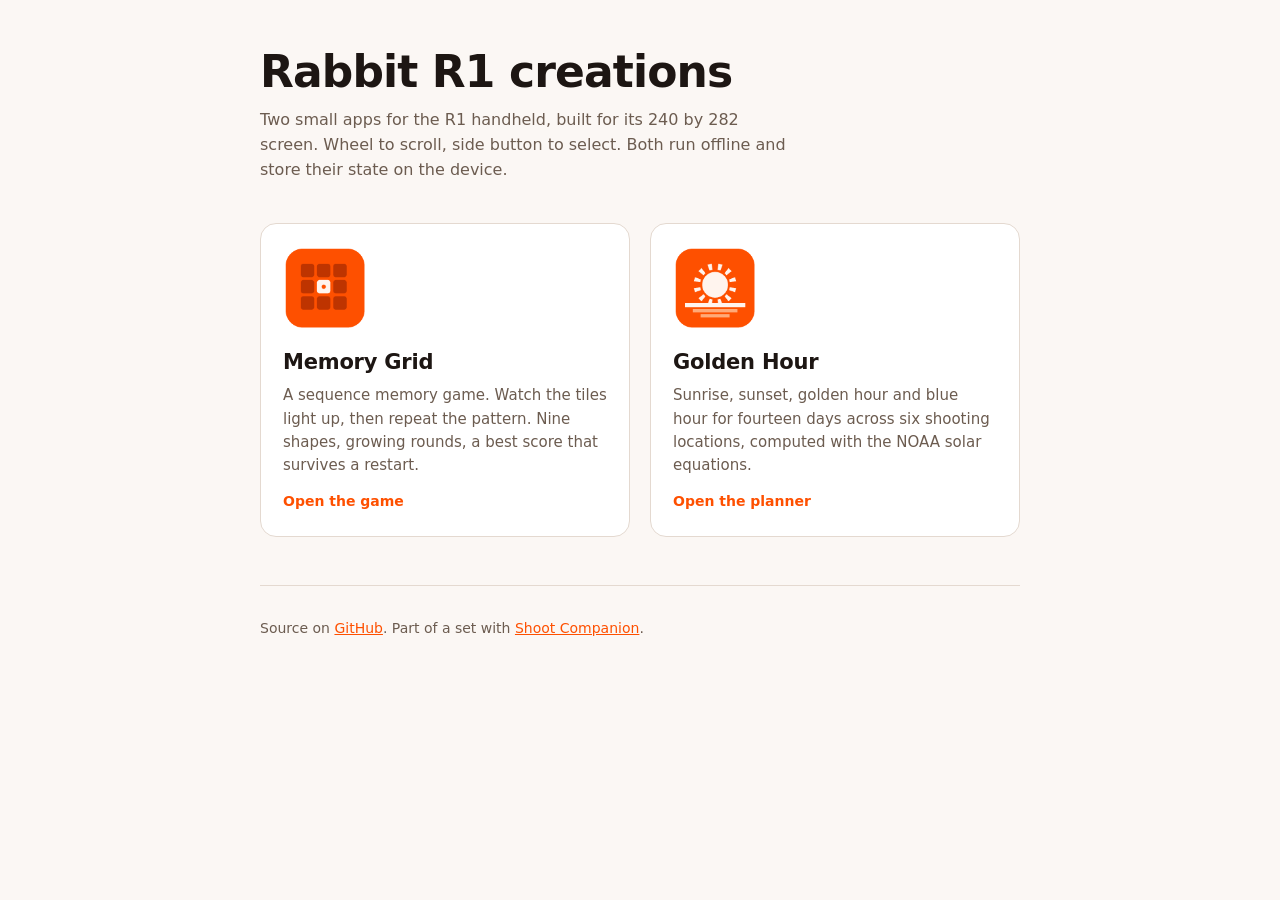
<file: index.html>
<!DOCTYPE html>
<html lang="en">
<head>
<meta charset="utf-8">
<meta name="viewport" content="width=device-width, initial-scale=1">
<title>R1 Creations</title>
<meta name="description" content="Two Rabbit R1 creations: Memory Grid, a sequence memory game, and Golden Hour, a solar photo planner.">
<style>
  :root {
    --bg: #17120f;
    --surface: #241c17;
    --line: #3a2e26;
    --text: #f7efe8;
    --muted: #b7a596;
    --accent: #fe5000;
  }
  @media (prefers-color-scheme: light) {
    :root {
      --bg: #fbf7f4;
      --surface: #ffffff;
      --line: #e4d9d0;
      --text: #1d1613;
      --muted: #6c5c50;
    }
  }
  * { box-sizing: border-box; }
  body {
    margin: 0;
    padding: 48px 24px 72px;
    background: var(--bg);
    color: var(--text);
    font: 16px/1.55 ui-sans-serif, system-ui, -apple-system, "Segoe UI", Roboto, sans-serif;
  }
  main { max-width: 760px; margin: 0 auto; }
  h1 { font-size: clamp(30px, 6vw, 44px); line-height: 1.1; letter-spacing: -0.02em; margin: 0 0 12px; }
  p.lede { color: var(--muted); margin: 0 0 40px; max-width: 52ch; }
  .grid { display: grid; gap: 20px; grid-template-columns: 1fr; }
  @media (min-width: 620px) { .grid { grid-template-columns: 1fr 1fr; } }
  .card {
    display: block;
    background: var(--surface);
    border: 1px solid var(--line);
    border-radius: 16px;
    padding: 22px;
    text-decoration: none;
    color: inherit;
    transition: transform .18s cubic-bezier(.16,1,.3,1), border-color .18s;
  }
  .card:hover { transform: translateY(-3px); border-color: var(--accent); }
  .card:active { transform: translateY(-1px); }
  .card img { width: 84px; height: 84px; border-radius: 20px; display: block; margin-bottom: 16px; }
  .card h2 { font-size: 21px; letter-spacing: -0.01em; margin: 0 0 6px; }
  .card p { color: var(--muted); margin: 0; font-size: 15px; }
  .card .go { color: var(--accent); font-weight: 600; font-size: 14px; margin-top: 14px; display: inline-block; }
  footer { margin-top: 48px; color: var(--muted); font-size: 14px; border-top: 1px solid var(--line); padding-top: 18px; }
  footer a { color: var(--accent); }
</style>
</head>
<body>
<main>
  <h1>Rabbit R1 creations</h1>
  <p class="lede">Two small apps for the R1 handheld, built for its 240 by 282 screen. Wheel to scroll, side button to select. Both run offline and store their state on the device.</p>

  <div class="grid">
    <a class="card" href="./memory-grid/">
      <img src="./memory-grid/icon.png" alt="Memory Grid icon: a 3 by 3 grid of tiles with the center tile lit" width="84" height="84">
      <h2>Memory Grid</h2>
      <p>A sequence memory game. Watch the tiles light up, then repeat the pattern. Nine shapes, growing rounds, a best score that survives a restart.</p>
      <span class="go">Open the game</span>
    </a>
    <a class="card" href="./golden-hour/">
      <img src="./golden-hour/icon.png" alt="Golden Hour icon: a sun with rays above a horizon line" width="84" height="84">
      <h2>Golden Hour</h2>
      <p>Sunrise, sunset, golden hour and blue hour for fourteen days across six shooting locations, computed with the NOAA solar equations.</p>
      <span class="go">Open the planner</span>
    </a>
  </div>

  <footer>
    <p>Source on <a href="https://github.com/Billthorpe522/r1-creations">GitHub</a>. Part of a set with <a href="https://billthorpe522.github.io/r1-shoot-companion/">Shoot Companion</a>.</p>
  </footer>
</main>
</body>
</html>
</file>
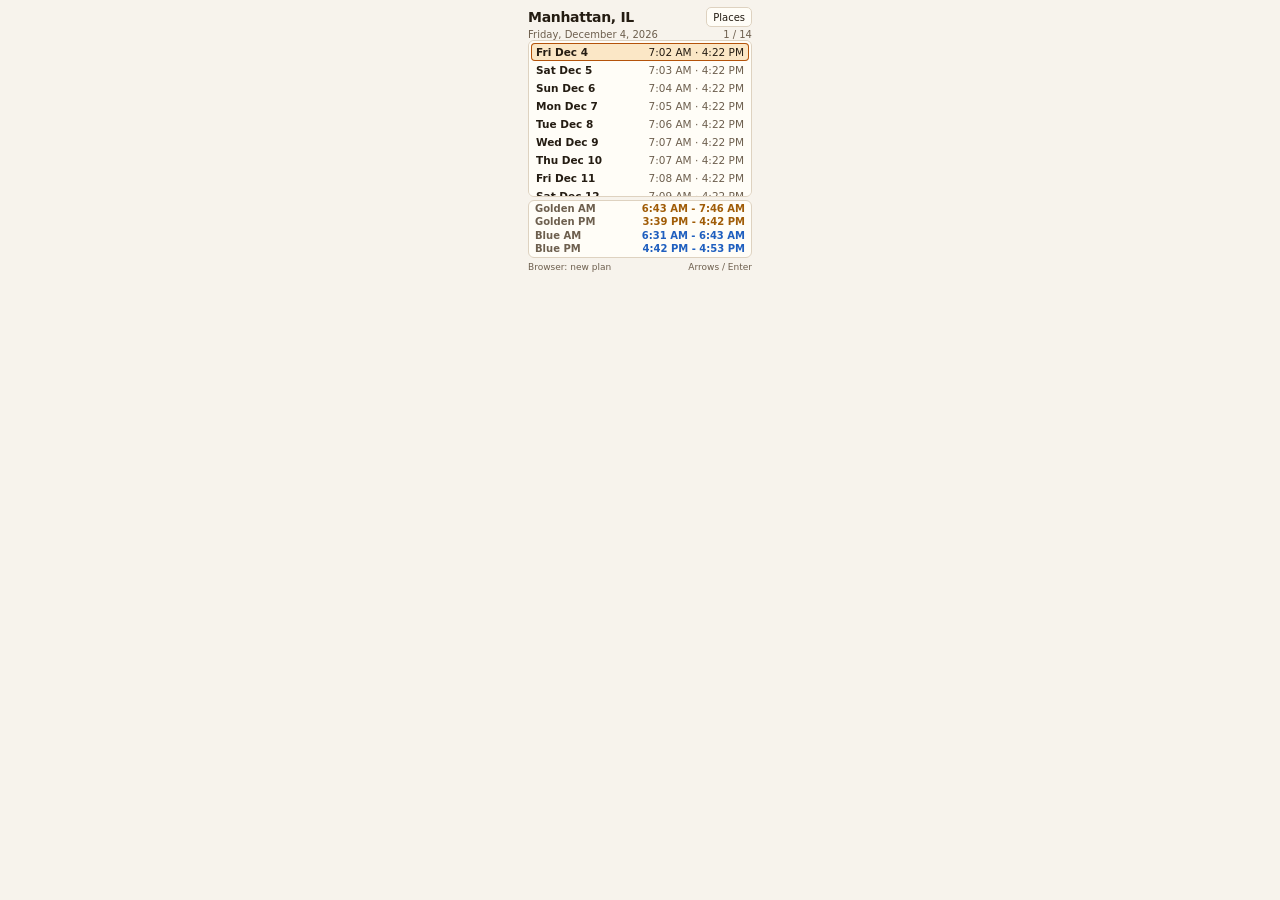
<file: golden-hour/index.html>
<!doctype html>
<html lang="en"><head><meta charset="utf-8"><meta name="viewport" content="width=device-width,initial-scale=1"><meta name="color-scheme" content="light dark"><title>Golden Hour</title><link rel="stylesheet" href="style.css"><script src="core.js" defer></script><script src="app.js" defer></script></head>
<body><main id="app" aria-busy="true">
<header><div class="head-top"><h1 id="place-name">Manhattan, IL</h1><button id="places-open" aria-label="Choose location">Places</button></div><div class="head-bottom"><span id="selected-date">Loading</span><span id="day-position">1 / 14</span></div></header>
<div id="day-list" role="listbox" aria-label="Days" tabindex="0" aria-activedescendant="day-0"></div>
<div id="detail" aria-label="Golden and blue hour" aria-live="polite">
<div class="detail-row golden"><span class="k">Golden AM</span><span class="v" id="golden-am">--</span></div>
<div class="detail-row golden"><span class="k">Golden PM</span><span class="v" id="golden-pm">--</span></div>
<div class="detail-row blue"><span class="k">Blue AM</span><span class="v" id="blue-am">--</span></div>
<div class="detail-row blue"><span class="k">Blue PM</span><span class="v" id="blue-pm">--</span></div>
</div>
<footer><span id="save-state" role="status">Loading...</span><button id="retry-save" hidden>Save again</button><span id="input-hint">Wheel / click</span></footer>
<section id="places" role="dialog" aria-modal="true" aria-labelledby="places-title" hidden><div class="overlay-header"><h2 id="places-title">Choose a location</h2><button id="places-close">Cancel</button></div><div id="place-list" role="listbox" aria-label="Locations" tabindex="0" aria-activedescendant="place-manhattan-il"></div><p class="hint">Wheel moves. Side click or Enter chooses. Esc cancels.</p><p id="places-hint" class="hint warn" role="status"></p><div class="menu-row"><button id="places-save">Save again</button><button id="exit">Exit</button></div></section>
<section id="day-card" role="dialog" aria-modal="true" aria-labelledby="card-title" hidden><div class="overlay-header"><h2 id="card-title">Day</h2><button id="card-close">Close</button></div><p id="card-place" class="card-place">Manhattan, IL</p><dl class="card-list"><div class="card-row"><dt>Sunrise</dt><dd id="card-sunrise">--</dd></div><div class="card-row"><dt>Golden hour AM</dt><dd id="card-golden-am">--</dd></div><div class="card-row"><dt>Solar noon</dt><dd id="card-noon">--</dd></div><div class="card-row"><dt>Golden hour PM</dt><dd id="card-golden-pm">--</dd></div><div class="card-row"><dt>Sunset</dt><dd id="card-sunset">--</dd></div><div class="card-row blue"><dt>Blue hour AM</dt><dd id="card-blue-am">--</dd></div><div class="card-row blue"><dt>Blue hour PM</dt><dd id="card-blue-pm">--</dd></div></dl><p class="card-note">Local time at the location. Golden hour is sun between -4 and +6 degrees, blue hour between -6 and -4.</p></section>
</main></body></html>
</file>
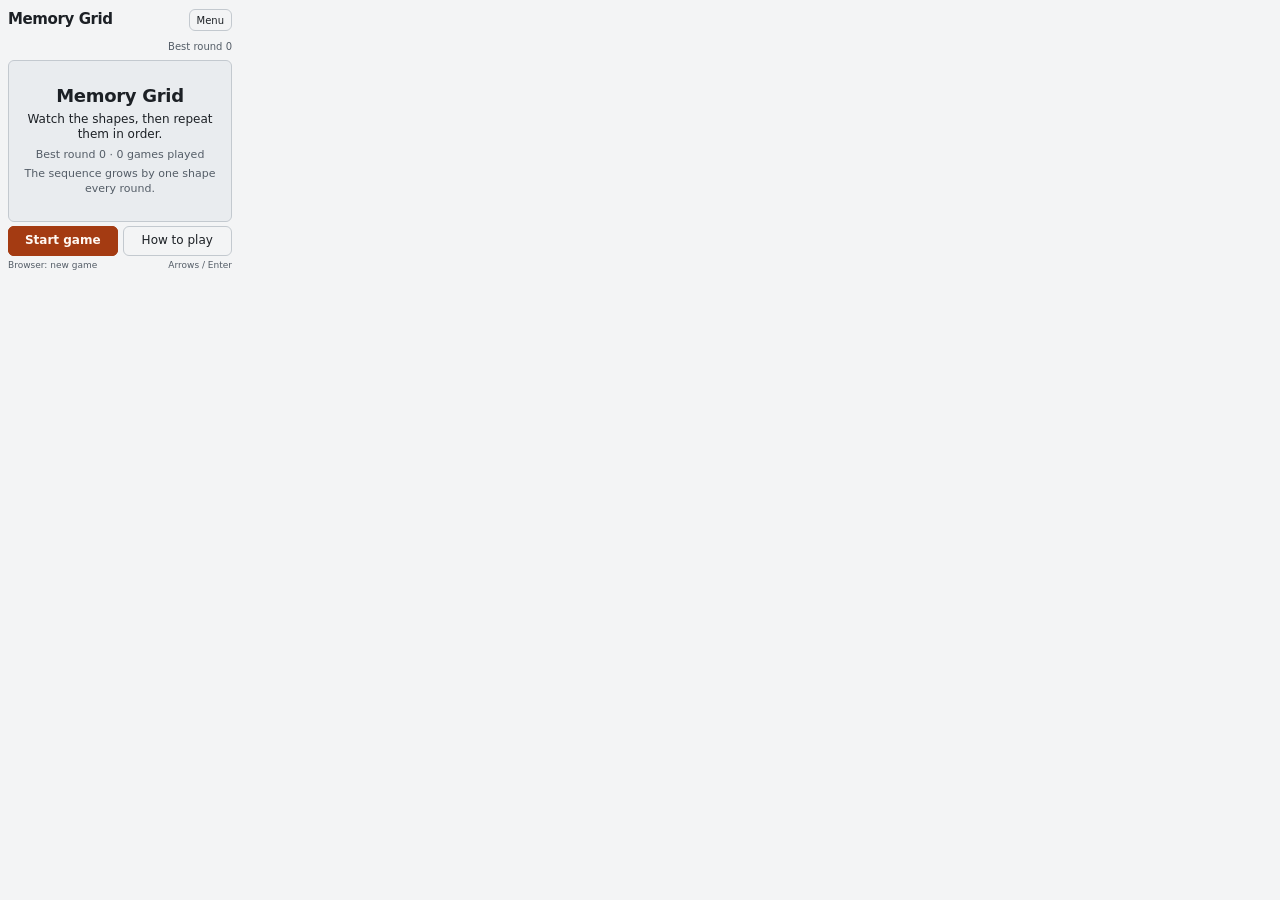
<file: memory-grid/index.html>
<!doctype html>
<html lang="en"><head><meta charset="utf-8"><meta name="viewport" content="width=device-width,initial-scale=1"><meta name="color-scheme" content="light dark"><title>Memory Grid</title><link rel="stylesheet" href="style.css"><script src="core.js" defer></script><script src="app.js" defer></script></head>
<body><main id="app" aria-busy="true" data-phase="title" data-round="1" data-best="0" data-games="0" data-entered="0" data-length="0">
<header><h1>Memory Grid</h1><button id="menu-open" aria-label="Open game menu">Menu</button></header>
<div id="session-line"><span id="round-label">Memory Grid</span><span id="progress">Best 0</span></div>
<div id="stage">
<div id="title-panel"><h2>Memory Grid</h2><p class="lead">Watch the shapes, then repeat them in order.</p><p class="stats" id="title-stats">Best round 0 · 0 games played</p><p class="hint">The sequence grows by one shape every round.</p></div>
<div id="grid" role="listbox" tabindex="0" aria-label="Memory grid of nine shapes" aria-activedescendant="" hidden></div>
</div>
<div id="actions"><button id="start">Start game</button><button id="help-open">How to play</button><button id="replay" hidden>Replay</button><button id="title-btn" hidden>Title</button></div>
<footer><span id="save-state" role="status">Loading...</span><span id="input-hint">Wheel / click</span></footer>
<section id="menu" role="dialog" aria-modal="true" aria-labelledby="menu-title" hidden><div class="overlay-header"><h2 id="menu-title">Menu</h2><button id="menu-close">Back</button></div><p class="menu-note">Your round, best score and puzzle stay on this device.</p><div class="menu-row"><button id="menu-help">How to play</button><button id="retry-save">Save again</button></div><div class="menu-row"><button id="theme">Theme: Auto</button><button id="exit">Exit</button></div><p id="menu-status" role="status">Progress stays on this device.</p></section>
<section id="help" role="dialog" aria-modal="true" aria-labelledby="help-title" hidden><div class="overlay-header"><h2 id="help-title">How to play</h2><button id="help-close">Back</button></div><dl><dt>Wheel</dt><dd>Up or down moves the cursor.</dd><dt>Side click</dt><dd>Picks the shape under the cursor.</dd><dt>Desktop</dt><dd>Arrow keys move. Enter or Space picks.</dd><dt>Rounds</dt><dd>Three shapes first, then one more each round.</dd><dt>Privacy</dt><dd>No network, camera or audio.</dd></dl></section>
<section id="gameover" role="dialog" aria-modal="true" aria-labelledby="gameover-title" hidden><div class="overlay-header"><h2 id="gameover-title">Game over</h2><button id="gameover-close">Back</button></div><dl class="stats-list"><dt>Round reached</dt><dd id="gameover-round">1</dd><dt>Best round</dt><dd id="gameover-best">0</dd><dt>Games played</dt><dd id="gameover-games">0</dd></dl><p class="menu-note">Replay the shapes you missed, or start again.</p><div class="menu-row"><button id="replay-seq">Replay shapes</button><button id="again">Play again</button></div><div class="menu-row"><button id="gameover-title">Title</button></div></section>
<section id="confirm" role="dialog" aria-modal="true" aria-labelledby="confirm-title" hidden><h2 id="confirm-title">Leave this round?</h2><p>This clears the puzzle in progress. Your best round and game count stay.</p><button id="confirm-leave">Leave round</button><button id="confirm-cancel">Keep playing</button></section>
</main></body></html>
</file>
<file: golden-hour/style.css>
:root{color-scheme:light dark;--bg:#f7f3ec;--surface:#fffdf7;--text:#241c12;--muted:#6d5f4e;--line:#ded2c0;--accent:#b4530a;--on-accent:#fff8ef;--gold:#a05c07;--blue:#1f5fbf;--sel:#fbe7c6}
@media(prefers-color-scheme:dark){:root{--bg:#15120e;--surface:#221d16;--text:#f4eee3;--muted:#b4a894;--line:#463b2d;--accent:#f7b954;--on-accent:#2a1c08;--gold:#f7b954;--blue:#82a9f8;--sel:#3a2c15}}
*{box-sizing:border-box}html,body{height:100%;overflow:hidden}body{margin:0;background:var(--bg);color:var(--text);font:11px/1.3 system-ui,-apple-system,sans-serif}button{font:inherit;color:var(--text);background:var(--surface);border:1px solid var(--line);border-radius:5px;min-height:22px;padding:2px 6px;cursor:pointer;white-space:nowrap}button:active{transform:scale(.98)}button:focus-visible,#day-list:focus-visible,#place-list:focus-visible{outline:2px solid var(--accent);outline-offset:-2px}button:disabled{opacity:.4;cursor:default}main{position:relative;width:min(100vw,240px);height:min(100dvh,282px);margin:0 auto;padding:7px 8px;display:grid;grid-template-rows:30px minmax(0,1fr) 58px 14px;gap:3px;overflow:hidden}
header{display:grid;align-content:start;gap:1px}.head-top,.head-bottom,.overlay-header{display:flex;align-items:center;justify-content:space-between;gap:5px}h1{font-size:14px;letter-spacing:-.3px;margin:0;font-weight:700;overflow:hidden;text-overflow:ellipsis;white-space:nowrap}.head-top button{font-size:10px;min-height:20px;padding:1px 6px}.head-bottom{font-size:10px;color:var(--muted)}#selected-date{overflow:hidden;text-overflow:ellipsis;white-space:nowrap}#day-position{white-space:nowrap;font-variant-numeric:tabular-nums}
#day-list{position:relative;min-height:0;overflow-y:auto;overflow-x:hidden;background:var(--surface);border:1px solid var(--line);border-radius:6px;padding:2px;scrollbar-width:thin}#day-list::-webkit-scrollbar{width:3px}#day-list::-webkit-scrollbar-thumb{background:var(--line);border-radius:2px}.day-row{display:flex;align-items:center;justify-content:space-between;gap:6px;padding:2px 5px;border-radius:4px;font-size:10.5px;line-height:14px;cursor:pointer}.day-row .d{font-weight:650;white-space:nowrap}.day-row .t{color:var(--muted);font-variant-numeric:tabular-nums;white-space:nowrap}.day-row.is-selected{background:var(--sel);box-shadow:inset 0 0 0 1px var(--accent)}.day-row.is-selected .t{color:var(--text)}
#detail{display:grid;grid-template-rows:repeat(4,1fr);align-content:center;gap:1px;background:var(--surface);border:1px solid var(--line);border-radius:6px;padding:2px 6px}.detail-row{display:flex;align-items:center;justify-content:space-between;gap:6px;font-size:10px;line-height:12px}.detail-row .k{font-weight:650;color:var(--muted)}.detail-row.golden .v{color:var(--gold);font-weight:650}.detail-row.blue .v{color:var(--blue);font-weight:650}
footer{display:flex;align-items:center;justify-content:space-between;gap:4px;color:var(--muted);font-size:9px;white-space:nowrap}#save-state{overflow:hidden;text-overflow:ellipsis}#save-state[data-error=true]{color:var(--accent);font-weight:650}#retry-save{font-size:9px;min-height:14px;padding:0 4px;line-height:1}
section[role=dialog]{position:absolute;inset:0;background:var(--bg);padding:9px;z-index:2;display:flex;flex-direction:column;gap:6px;overflow:hidden}section h2{font-size:14px;letter-spacing:-.2px;margin:0}.overlay-header button{font-size:10px;min-height:20px}.hint{font-size:9.5px;color:var(--muted);margin:0;line-height:1.25}.hint.warn{color:var(--accent);font-weight:650}.hint.warn:empty{display:none}.menu-row{display:grid;grid-template-columns:1fr 1fr;gap:5px;margin-top:auto}#place-list{display:grid;gap:4px;flex:0 0 auto}#place-list button{text-align:left;min-height:24px;display:flex;align-items:center;justify-content:space-between;gap:6px}#place-list button .tz{color:var(--muted);font-size:9.5px}#place-list button[aria-selected=true]{border-color:var(--accent);color:var(--accent);background:var(--sel)}#place-list button[aria-selected=true] .tz{color:var(--accent)}.card-place{margin:0;font-size:10px;color:var(--muted)}.card-list{margin:0;display:grid;gap:0;flex:0 0 auto}.card-row{display:flex;align-items:center;justify-content:space-between;gap:8px;font-size:10.5px;line-height:1.2;padding:3px 0;border-bottom:1px solid var(--line)}.card-row dt{color:var(--muted)}.card-row dd{margin:0;font-variant-numeric:tabular-nums;font-weight:650;text-align:right}.card-row.golden dd{color:var(--gold)}.card-row.blue dd{color:var(--blue)}.card-note{font-size:9px;color:var(--muted);margin:auto 0 0;line-height:1.25}[hidden]{display:none!important}
</file>
<file: memory-grid/style.css>
:root{color-scheme:light dark;--bg:#f3f4f5;--surface:#e9ecef;--text:#1c2025;--muted:#545d67;--line:#c3c9cf;--accent:#a43b12;--on-accent:#fff8f3;--good:#1c6b3a;--on-good:#f2fff5;--bad:#a31212;--on-bad:#fff2f2;--cursor:#0b5fa5;--shape:#1c2025;--s0:#1c6b8a;--s1:#1c6b3a;--s2:#8a4b12;--s3:#5b2d8a;--s4:#7a6412;--s5:#126b6b;--s6:#8a1230;--s7:#2b5f8a;--s8:#3f6b1c}
@media(prefers-color-scheme:dark){:root{--bg:#171a1e;--surface:#22272d;--text:#eff2f4;--muted:#acb6c0;--line:#46515c;--accent:#ffad7f;--on-accent:#29190f;--good:#4fbf7d;--on-good:#07230f;--bad:#ff7a6e;--on-bad:#2c0705;--cursor:#ffd166;--shape:#eff2f4;--s0:#8fd3e6;--s1:#8fe0a4;--s2:#ffc08a;--s3:#cbb2ff;--s4:#f0dc8a;--s5:#8fe6e6;--s6:#ffb3c4;--s7:#a9d3ff;--s8:#c4ef96}}
html.light{--bg:#f3f4f5;--surface:#e9ecef;--text:#1c2025;--muted:#545d67;--line:#c3c9cf;--accent:#a43b12;--on-accent:#fff8f3;--good:#1c6b3a;--on-good:#f2fff5;--bad:#a31212;--on-bad:#fff2f2;--cursor:#0b5fa5;--shape:#1c2025;--s0:#1c6b8a;--s1:#1c6b3a;--s2:#8a4b12;--s3:#5b2d8a;--s4:#7a6412;--s5:#126b6b;--s6:#8a1230;--s7:#2b5f8a;--s8:#3f6b1c}
html.dark{--bg:#171a1e;--surface:#22272d;--text:#eff2f4;--muted:#acb6c0;--line:#46515c;--accent:#ffad7f;--on-accent:#29190f;--good:#4fbf7d;--on-good:#07230f;--bad:#ff7a6e;--on-bad:#2c0705;--cursor:#ffd166;--shape:#eff2f4;--s0:#8fd3e6;--s1:#8fe0a4;--s2:#ffc08a;--s3:#cbb2ff;--s4:#f0dc8a;--s5:#8fe6e6;--s6:#ffb3c4;--s7:#a9d3ff;--s8:#c4ef96}
*{box-sizing:border-box}body{margin:0;background:var(--bg);color:var(--text);font:12px/1.3 system-ui,-apple-system,sans-serif;overflow:hidden}button{font:inherit;color:var(--text);background:var(--bg);border:1px solid var(--line);border-radius:6px;min-height:28px;padding:3px 7px;cursor:pointer;white-space:nowrap}button:active{transform:scale(.98)}button:focus-visible,#grid:focus-visible{outline:2px solid var(--accent);outline-offset:-2px}button:disabled{opacity:.4;cursor:default}main{position:relative;width:min(100vw,240px);height:min(100dvh,282px);padding:8px;display:grid;grid-template-rows:24px 20px minmax(0,1fr) 30px 14px;gap:4px;overflow:hidden}header,.overlay-header{display:flex;align-items:center;justify-content:space-between;gap:4px}h1{font-size:15px;letter-spacing:-.4px;margin:0;font-weight:700}header button{font-size:10px;min-height:22px;padding:2px 7px}#session-line{display:flex;align-items:center;justify-content:space-between;gap:4px;font-size:10px;color:var(--muted)}#round-label{overflow:hidden;text-overflow:ellipsis;white-space:nowrap}#progress{white-space:nowrap;font-variant-numeric:tabular-nums}#stage{position:relative;min-height:0;overflow:hidden}#title-panel{position:absolute;inset:0;background:var(--surface);border:1px solid var(--line);border-radius:6px;padding:8px;display:flex;flex-direction:column;justify-content:center;gap:5px;text-align:center;overflow:auto}#title-panel h2{font-size:18px;line-height:1.15;letter-spacing:-.3px;margin:0}#title-panel p{margin:0;font-size:11px;color:var(--muted)}#title-panel .lead{font-size:12px;color:var(--text)}#title-panel .stats{font-variant-numeric:tabular-nums}#grid{display:grid;grid-template-columns:repeat(3,1fr);grid-template-rows:repeat(3,1fr);gap:4px;width:min(100%,168px);height:100%;margin:0 auto}.tile{position:relative;display:flex;align-items:center;justify-content:center;padding:0;min-height:0;min-width:0;border:1px solid var(--line);border-radius:6px;background:var(--surface);color:var(--shape)}.tile svg{width:26px;height:26px;display:block}.tile[data-tile="0"]{color:var(--s0)}.tile[data-tile="1"]{color:var(--s1)}.tile[data-tile="2"]{color:var(--s2)}.tile[data-tile="3"]{color:var(--s3)}.tile[data-tile="4"]{color:var(--s4)}.tile[data-tile="5"]{color:var(--s5)}.tile[data-tile="6"]{color:var(--s6)}.tile[data-tile="7"]{color:var(--s7)}.tile[data-tile="8"]{color:var(--s8)}.tile[aria-selected=true]{outline:2px solid var(--cursor);outline-offset:-3px}.tile.is-lit{background:var(--accent);border-color:var(--accent);color:var(--on-accent);transform:scale(1.06);z-index:2}.tile.is-correct{background:var(--good);border-color:var(--good);color:var(--on-good);transform:scale(1.06);z-index:2}.tile.is-wrong{background:var(--bad);border-color:var(--bad);color:var(--on-bad);transform:scale(1.06);z-index:2}#actions{display:grid;grid-template-columns:1fr 1fr;gap:5px}#start{background:var(--accent);border-color:var(--accent);color:var(--on-accent);font-weight:650}footer{display:flex;justify-content:space-between;gap:4px;color:var(--muted);font-size:9px;white-space:nowrap}#save-state[data-error=true]{color:var(--accent);font-weight:650}section[role=dialog]{position:absolute;inset:0;background:var(--bg);padding:10px;z-index:1;overflow:auto}section h2{font-size:17px;line-height:1.15;margin:0}.menu-note{color:var(--muted);font-size:11px;margin:6px 0}.menu-row{display:grid;grid-template-columns:1fr 1fr;gap:4px;margin-top:6px}#menu-status{font-size:10px;color:var(--muted);margin-top:6px}.stats-list{font-size:12px;margin:8px 0 0}.stats-list dt{font-weight:700;color:var(--muted);font-size:10px;margin-top:5px}.stats-list dd{margin:1px 0 0;font-size:13px;font-variant-numeric:tabular-nums}dl{font-size:12px;margin:10px 0 0}dt{font-weight:700;margin-top:6px}dd{margin:2px 0;color:var(--muted)}#confirm{display:flex;flex-direction:column;gap:10px;justify-content:center}#confirm p{font-size:12px;color:var(--muted)}#confirm-leave{background:var(--accent);border-color:var(--accent);color:var(--on-accent);font-weight:650}#help dl{font-size:11px;margin:6px 0 0}#help dt{margin-top:5px}#help dd{margin:1px 0 0}[hidden]{display:none!important}
</file>
